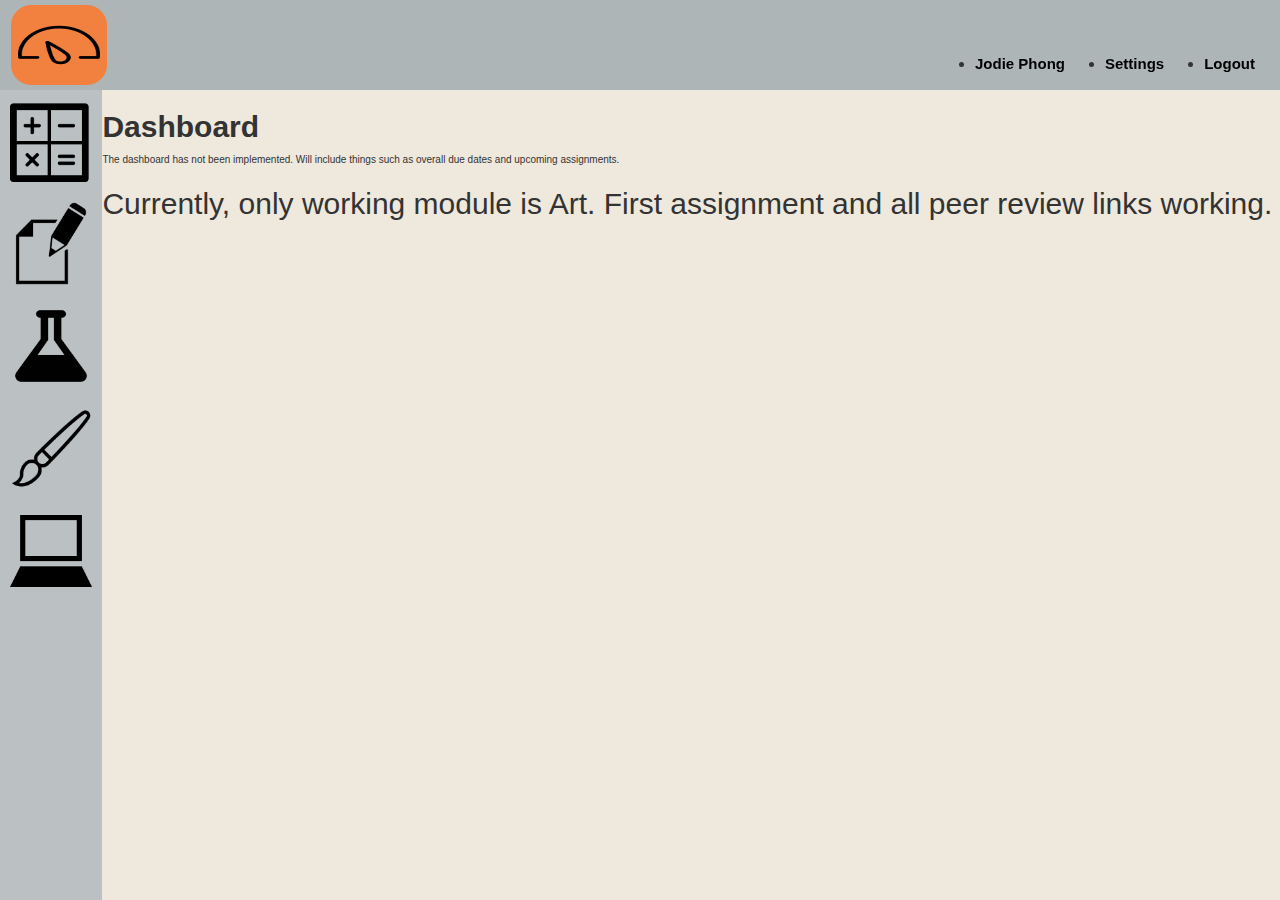
<file: index.html>
<!DOCTYPE html>
<html lang="en">

<head>
    <meta charset="utf-8">
    <meta http-equiv="X-UA-Compatible" content="IE=edge">
    <meta name="viewport" content="width=device-width, initial-scale=1">
    <meta name="description" content="">
    <meta name="author" content="">

    <title>SOFTENG 350 Assignment 3 TheodoreOswandi 2017</title>

    <!-- Bootstrap Core CSS -->
    <link href="css/bootstrap.min.css" rel="stylesheet">


</head>

<body>
   <div class="container-fluid topbar">
    <div class="row  row-icon">
        <div class="col-xs-6">

            <a href="index.html"><img class="icon_img" src="img/icon_dash.png"></a>
        </div>
        <div class="col-xs-6">

            <div class="topbar-linklist">
                <ul>
                    <li>
                        <a class="topbar-text" data-toggle="modal" data-target="#not_implemented_modal">Jodie Phong</a>
                    </li>
                    <li>
                        <a class="topbar-text" data-toggle="modal" data-target="#not_implemented_modal">Settings</a>
                    </li>
                    <li>
                        <a class="topbar-text" data-toggle="modal" data-target="#not_implemented_modal">Logout</a>
                    </li>
                </ul>
            </div>
        </div>
    </div>
</div>



<div class="sidebar">
    <img id="sidebar_maths_button" src="img/icon_math.png" onclick="load_main_content('math')">
    <img id="sidebar_english_button" src="img/icon_english.png" onclick="load_main_content('english')">
    <img id="sidebar_science_button" src="img/icon_science.png" onclick="load_main_content('science')">
    <img id="sidebar_art_button" src="img/icon_art.png" onclick="load_main_content('art')">
    <img id="sidebar_programming_button" src="img/icon_programming.png" onclick="load_main_content('programming')">
</div>


<div id="main_content_pane" class="main_content_frame">
    <h1>Dashboard</h1>
    <p>
        The dashboard has not been implemented. Will include things such as overall due dates and upcoming assignments.
    </p>

    <h2>
        Currently, only working module is Art. First assignment and all peer review links working.
    </h2>

</div>


<!-- Modal -->
<div id="not_implemented_modal" class="modal fade" role="dialog">
  <div class="modal-dialog">

    <!-- Modal content-->
    <div class="modal-content">
      <div class="modal-header">
        <button type="button" class="close" data-dismiss="modal">&times;</button>
        <h4 class="modal-title">Functionality not implemented</h4>
    </div>
    <div class="modal-body">
        <p>Unfortunately this functionality is yet to be implemented.</p>
    </div>
    <div class="modal-footer">
        <button type="button" class="btn btn-default" data-dismiss="modal">Close</button>
    </div>
</div>

</div>
</div>



</body>
<!-- jQuery Version 1.11.1 -->
<script src="js/jquery.js"></script>
<!-- Bootstrap Core JavaScript -->
<script src="js/bootstrap.min.js"></script>

</html>
</file>
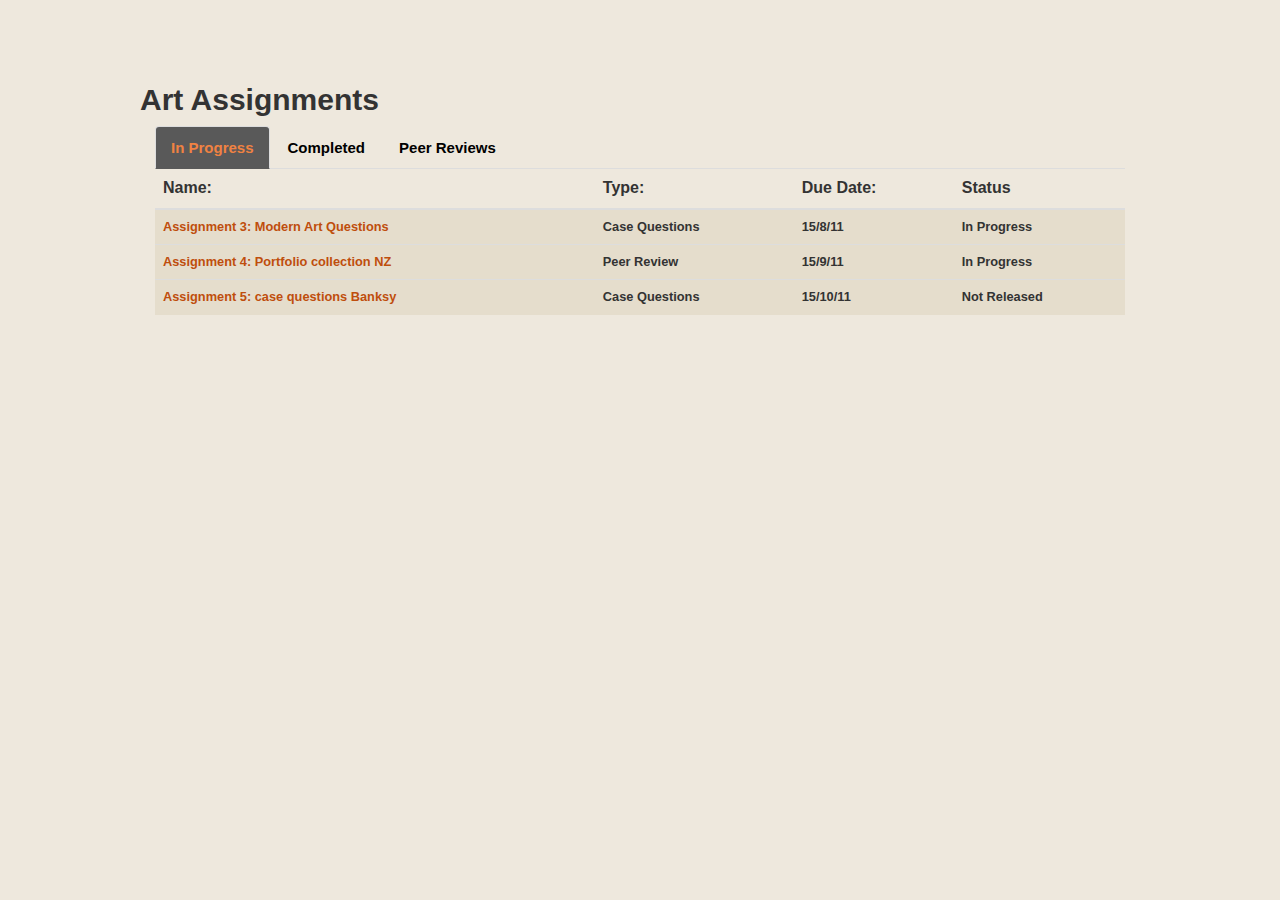
<file: art.html>
<!-- <!DOCTYPE html> -->
<!-- <html lang="en"> -->

<head>
<!--     <meta charset="utf-8">
    <meta http-equiv="X-UA-Compatible" content="IE=edge">
    <meta name="viewport" content="width=device-width, initial-scale=1">
    <meta name="description" content="">
    <meta name="author" content="">

    <title>SOFTENG 350 Assignment 3 TheodoreOswandi 2017</title> -->

    <link href="css/bootstrap.min.css" rel="stylesheet">
    <!-- jQuery Version 1.11.1 -->
    <script src="js/jquery.js"></script>
    <!-- Bootstrap Core JavaScript -->
    <script src="js/bootstrap.min.js"></script>
</head>

<div class="main_content">
    <div class="container">

        <div class="row assignment-tables">
            <h1 class="assignment-title">
                Art Assignments
            </h1>

            <div class="col-xs-12">
                <div id="assignment_type">
                    <ul class="nav nav-tabs">
                        <li class="tab-top active">
                            <a data-toggle="tab" href="#art_inprogress"> In Progress</a></li>
                            <li class="tab-top"><a data-toggle="tab" href="#art_completed">Completed</a></li>
                            <li class="tab-top"><a data-toggle="tab" href="#art_peerreview">Peer Reviews</a></li>
                        </ul>

                        <div class="tab-content" >
                            <div class="tab-pane fade in active" id="art_inprogress">
                                <table id="table_inprogress_assignment" class="table table-hover">
                                    <thead>
                                        <tr>
                                            <th>Name:</th>
                                            <th>Type:</th>
                                            <th>Due Date:</th>
                                            <th>Status</th>
                                        </tr>
                                    </thead>
                                    <tbody>
                                        <tr>
                                            <th><a href="art_assignment.html">Assignment 3: Modern Art Questions</a></th>
                                            <th>Case Questions</th>
                                            <th>15/8/11</th>
                                            <th>In Progress</th>
                                        </tr>
                                        <tr>
                                            <th><a data-toggle="modal" data-target="#not_available_modal">Assignment 4: Portfolio collection NZ</a></th>
                                            <th>Peer Review</th>
                                            <th>15/9/11</th>
                                            <th>In Progress</th>
                                        </tr>
                                        <tr>
                                            <th><a data-toggle="modal" data-target="#not_available_modal">Assignment 5: case questions Banksy</a></th>
                                            <th>Case Questions</th>
                                            <th>15/10/11</th>
                                            <th>Not Released</th>
                                        </tr>
                                    </tbody>
                                    
                                </table>
                                
                            </div>

                            <div class="tab-pane fade" id="art_completed">
                                <table class="table table-hover">
                                    <thead>
                                        <tr>
                                            <th>Name:</th>
                                            <th>Type:</th>
                                            <th>Due Date:</th>
                                            <th>Status:</th>
                                        </tr>
                                    </thead>
                                    <tbody>
                                        <tr>
                                            <th><a data-toggle="modal" data-target="#not_implemented_modal">Assignment 0: Describe Yourself</a></th>
                                            <th>Essay Response</th>
                                            <th>15/7/11</th>
                                            <th>No Peer Review</th>
                                        </tr>
                                        <tr>
                                            <th><a data-toggle="modal" data-target="#not_implemented_modal">Assignment 1: General Knowledge</a></th>
                                            <th>Case Questions</th>
                                            <th>15/7/11</th>
                                            <th>No Peer Review</th>
                                        </tr>
                                        <tr>
                                            <th><a data-toggle="modal" data-target="#not_implemented_modal">Assignment 2: Essay Banksy</a></th>
                                            <th>Essay Response</th>
                                            <th>15/7/11</th>
                                            <th>Reviewed</th>
                                        </tr>
                                    </tbody>                                 
                                </table>
                                
                            </div>

                            <div class="tab-pane fade" id="art_peerreview" >
                                <table class="table table-hover">
                                    <thead>
                                        <tr>
                                            <th>Assignment:</th>
                                            <th>Review:</th>
                                        </tr>
                                    </thead>
                                    <tbody>
                                        <tr>
                                            <th>Assignment 2: Essay Banksy</th>
                                            <th><a href="art_peerreview.html">Peer Review 1</a></th>
                                        </tr>
                                        <tr>
                                            <th>Assignment 2: Essay Banksy</th>
                                            <th><a href="art_peerreview.html">Peer Review 2</a></th>
                                        </tr>
                                        <tr>
                                            <th>Assignment 2: Essay Banksy</th>
                                            <th><a href="art_peerreview.html">Peer Review 3</a></th>
                                        </tr>
                                    </tbody>
                                    
                                </table>                                
                            </div>
                        </div>
                    </div>
                </div> 
            </div>
        </div>
    </div>


    <!-- Modal -->
    <div id="not_implemented_modal" class="modal fade" role="dialog">
      <div class="modal-dialog">

        <!-- Modal content-->
        <div class="modal-content">
          <div class="modal-header modal-text">
            <button type="button" class="close" data-dismiss="modal">&times;</button>
            <h4 class="modal-title">This is not functional</h4>
        </div>
        <div class="modal-body modal-text">
            <p>This functionality has not yet been implmented</p>
        </div>
        <div class="modal-footer">
            <button type="button" class="btn btn-default" data-dismiss="modal">Close</button>
        </div>
    </div>

</div>
</div>

        <!-- Modal -->
    <div id="not_available_modal" class="modal fade" role="dialog">
      <div class="modal-dialog">

        <!-- Modal content-->
        <div class="modal-content">
          <div class="modal-header modal-text">
            <button type="button" class="close" data-dismiss="modal">&times;</button>
            <h4 class="modal-title">This assignment is not yet set</h4>
        </div>
        <div class="modal-footer">
            <button type="button" class="btn btn-default" data-dismiss="modal">Close</button>
        </div>
    </div>

</div>
</div>



</div>
</file>
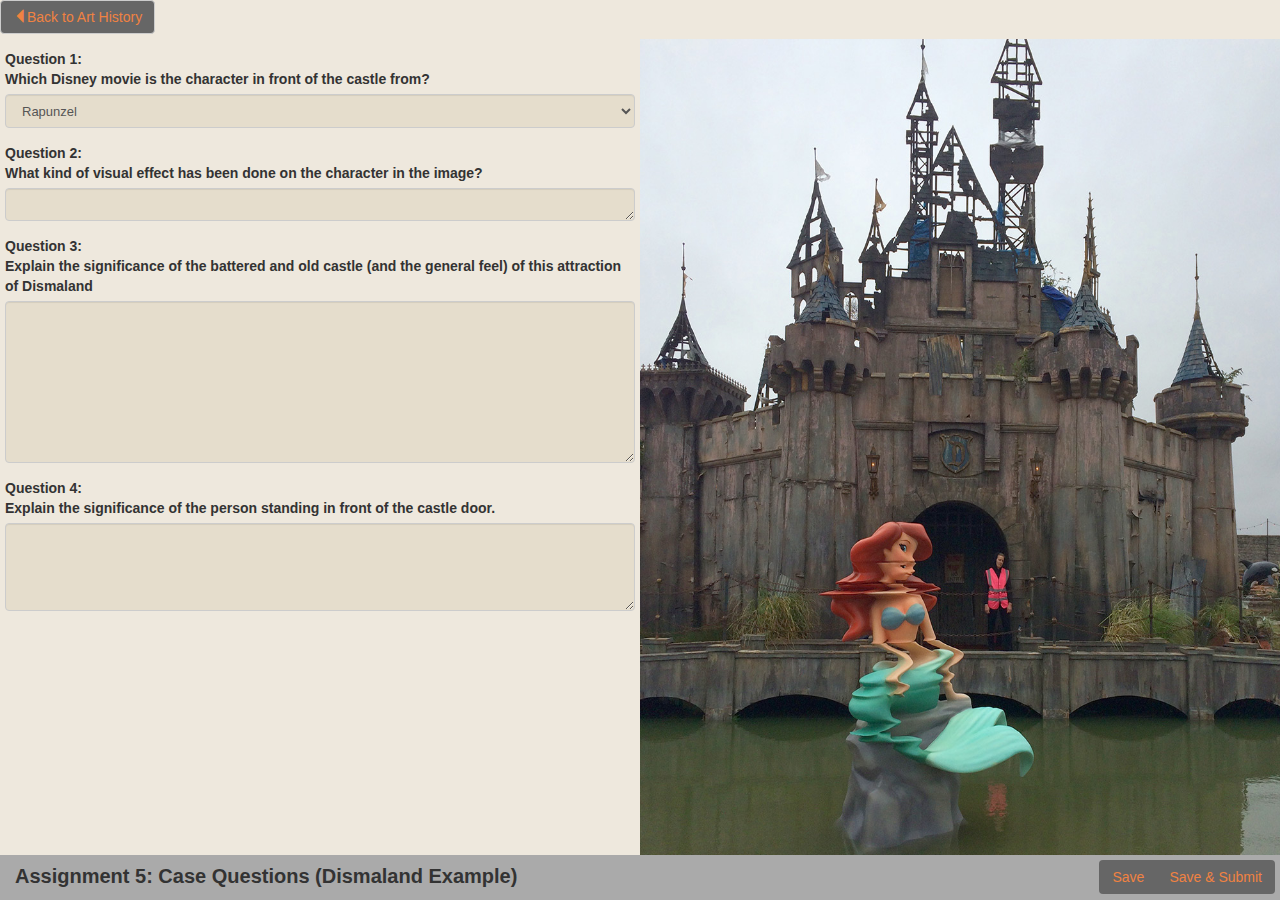
<file: art_assignment.html>
<!-- <!DOCTYPE html> -->
<!-- <html lang="en"> -->

<head>
<!--     <meta charset="utf-8">
    <meta http-equiv="X-UA-Compatible" content="IE=edge">
    <meta name="viewport" content="width=device-width, initial-scale=1">
    <meta name="description" content="">
    <meta name="author" content="">

    <title>SOFTENG 350 Assignment 3 TheodoreOswandi 2017</title> -->

    <link href="css/bootstrap.min.css" rel="stylesheet">
    <!-- jQuery Version 1.11.1 -->
    <script src="js/jquery.js"></script>
    <!-- Bootstrap Core JavaScript -->
    <script src="js/bootstrap.min.js"></script>
</head>

<div class="main_content">
    <div class="back-button-container">
        <a type="button" class="btn btn-default back-button" href="art.html">
            <span class="glyphicon glyphicon-triangle-left" aria-hidden="true"></span>Back to Art History
        </a>
    </div>

    <nav class="footer navbar-fixed-bottom" >
        <span class="navbar-text">
            <h2>Assignment 5: Case Questions (Dismaland Example)</h2>
        </span>

        <span class="btn-group save-submit-group" role="group">
            <button type="button" class="btn btn-secondary" onclick="showToast()">Save</button>
            <button type="button" class="btn btn-secondary" onclick="location.href='art.html'">Save &amp; Submit</a></button>
        </span>


    </nav>

    <div class="container">
     <div class="row">
        <div class="col-xs-6 questions-column">
            <form class="questions-form">


                <div class="form-group">
                    <label for="movie_selection"><b>Question 1:</b><br>Which Disney movie is the character in front of the castle from?</label>
                    <select class="form-control" id="movie_selection">
                      <option>Rapunzel</option>
                      <option>Beauty and the Beast</option>
                      <option>The Little Mermaid</option>
                      <option>Wall-E</option>
                      <option>Shawshank Redemption</option>
                  </select>
              </div>
              
              <div class="form-group">
                <label for="effect_type"><b>Question 2:</b><br>What kind of visual effect has been done on the character in the image?</label>
                <textarea class="form-control" id="effect_type" rows="1"></textarea>
            </div>

            <div class="form-group">
                <label for="background_relevance"><b>Question 3:</b><br>Explain the significance of the battered and old castle (and the general feel) of this attraction of Dismaland</label>
                <textarea class="form-control" id="background_relevance" rows="8"></textarea>
            </div>

            <div class="form-group">
                <label for="person_relevance"><b>Question 4:</b><br>Explain the significance of the person standing in front of the castle door.</label>
                <textarea class="form-control" id="person_relevance" rows="4"></textarea>
            </div>
        </form>

    </div>

    <div class="col-xs-6 assignment-image">
        <div class="case-question-image">
            <img src="img/dismaland_example.jpg" alt="Dismaland example image">
        </div>
    </div>

</div>
<!-- container -->
</div>


    <!-- The actual snackbar -->
<div id="save_toast">Progress Saved</div>


</div>
</file>
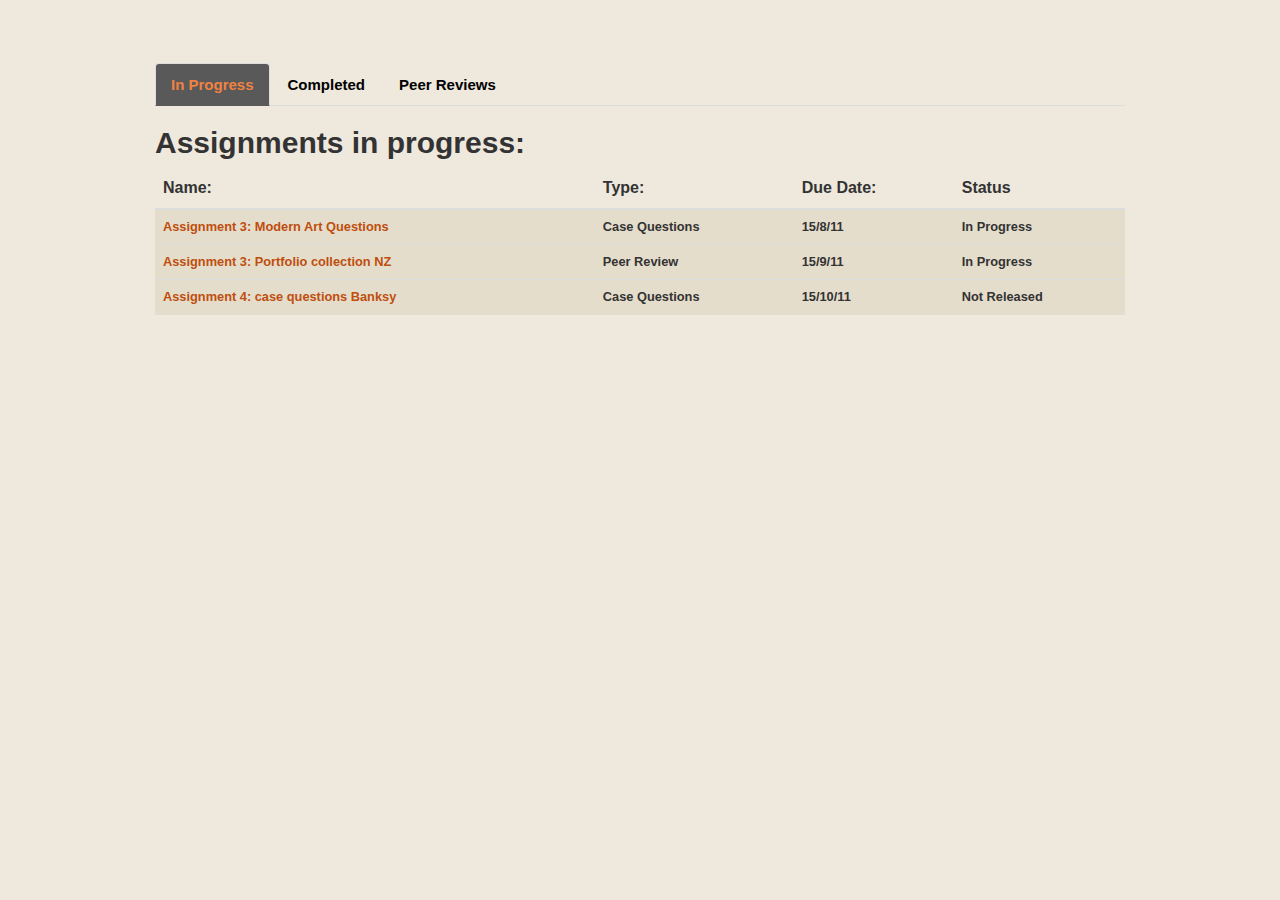
<file: arthistory.html>
<!-- <!DOCTYPE html> -->
<!-- <html lang="en"> -->

<head>
<!--     <meta charset="utf-8">
    <meta http-equiv="X-UA-Compatible" content="IE=edge">
    <meta name="viewport" content="width=device-width, initial-scale=1">
    <meta name="description" content="">
    <meta name="author" content="">

    <title>SOFTENG 350 Assignment 3 TheodoreOswandi 2017</title> -->

    <link href="css/bootstrap.min.css" rel="stylesheet">
    <!-- jQuery Version 1.11.1 -->
    <script src="js/jquery.js"></script>
    <!-- Bootstrap Core JavaScript -->
    <script src="js/bootstrap.min.js"></script>
</head>

<div class="main_content">
    <div class="container">
        <div class="row assignment-tables">
            <div class="col-xs-12">
                <div id="assignment_type">
                    <!-- <h1>This be about some art history</h1> -->

                    <ul class="nav nav-tabs">
                        <li class="tab-top active">
                            <a data-toggle="tab" href="#arthistory_inprogress"> In Progress</a></li>
                            <li class="tab-top"><a data-toggle="tab" href="#arthistory_completed">Completed</a></li>
                            <li class="tab-top"><a data-toggle="tab" href="#arthistory_peerreview">Peer Reviews</a></li>
                        </ul>

                        <div class="tab-content" >
                            <div class="tab-pane fade in active" id="arthistory_inprogress">
                                <h1>Assignments in progress:</h1>
                                <table id="table_inprogress_assignment" class="table table-hover">
                                    <thead>
                                        <tr>
                                            <th>Name:</th>
                                            <th>Type:</th>
                                            <th>Due Date:</th>
                                            <th>Status</th>
                                        </tr>
                                    </thead>
                                    <tbody>
                                        <tr>
                                            <th><a href="arthistory_assignment.html">Assignment 3: Modern Art Questions</a></th>
                                            <th>Case Questions</th>
                                            <th>15/8/11</th>
                                            <th>In Progress</th>
                                        </tr>
                                        <tr>
                                            <th><a data-toggle="modal" data-target="#not_available_modal">Assignment 3: Portfolio collection NZ</a></th>
                                            <th>Peer Review</th>
                                            <th>15/9/11</th>
                                            <th>In Progress</th>
                                        </tr>
                                        <tr>
                                            <th><a data-toggle="modal" data-target="#not_available_modal">Assignment 4: case questions Banksy</a></th>
                                            <th>Case Questions</th>
                                            <th>15/10/11</th>
                                            <th>Not Released</th>
                                        </tr>
                                    </tbody>
                                    
                                </table>
                                
                            </div>

                            <div class="tab-pane fade" id="arthistory_completed">
                                <h1>Completed Assignments:</h1>
                                <table class="table table-hover">
                                    <thead>
                                        <tr>
                                            <th>Name:</th>
                                            <th>Type:</th>
                                            <th>Due Date:</th>
                                            <th>Status:</th>
                                        </tr>
                                    </thead>
                                    <tbody>
                                        <tr>
                                            <th><a data-toggle="modal" data-target="#not_implemented_modal">Assignment 0: Describe Yourself</a></th>
                                            <th>Essay Response</th>
                                            <th>15/7/11</th>
                                            <th>No Peer Review</th>
                                        </tr>
                                        <tr>
                                            <th><a data-toggle="modal" data-target="#not_implemented_modal">Assignment 1: General Knowledge</a></th>
                                            <th>Case Questions</th>
                                            <th>15/7/11</th>
                                            <th>No Peer Review</th>
                                        </tr>
                                        <tr>
                                            <th><a data-toggle="modal" data-target="#not_implemented_modal">Assignment 2: Essay Banksy</a></th>
                                            <th>Essay Response</th>
                                            <th>15/7/11</th>
                                            <th>Reviewed</th>
                                        </tr>
                                    </tbody>                                 
                                </table>
                                
                            </div>

                            <div class="tab-pane fade" id="arthistory_peerreview" >
                                <h1>Peer Reviews:</h1>
                                <table class="table table-hover">
                                    <thead>
                                        <tr>
                                            <th>Assignment:</th>
                                            <th>Review:</th>
                                        </tr>
                                    </thead>
                                    <tbody>
                                        <tr>
                                            <th>Assignment 2: Essay Banksy</th>
                                            <th><a href="arthistory_peerreview.html">Peer Review 1</a></th>
                                        </tr>
                                        <tr>
                                            <th>Assignment 2: Essay Banksy</th>
                                            <th><a href="arthistory_peerreview.html">Peer Review 2</a></th>
                                        </tr>
                                        <tr>
                                            <th>Assignment 2: Essay Banksy</th>
                                            <th><a href="arthistory_peerreview.html">Peer Review 3</a></th>
                                        </tr>
                                    </tbody>
                                    
                                </table>                                
                            </div>
                        </div>
                    </div>
                </div> 
            </div>
        </div>
    </div>


    <!-- Modal -->
    <div id="not_implemented_modal" class="modal fade" role="dialog">
      <div class="modal-dialog">

        <!-- Modal content-->
        <div class="modal-content">
          <div class="modal-header modal-text">
            <button type="button" class="close" data-dismiss="modal">&times;</button>
            <h4 class="modal-title">This is not functional</h4>
        </div>
        <div class="modal-body modal-text">
            <p>This functionality has not yet been implmented</p>
        </div>
        <div class="modal-footer">
            <button type="button" class="btn btn-default" data-dismiss="modal">Close</button>
        </div>
    </div>

</div>
</div>

        <!-- Modal -->
    <div id="not_available_modal" class="modal fade" role="dialog">
      <div class="modal-dialog">

        <!-- Modal content-->
        <div class="modal-content">
          <div class="modal-header modal-text">
            <button type="button" class="close" data-dismiss="modal">&times;</button>
            <h4 class="modal-title">This assignment is not yet set</h4>
        </div>
        <div class="modal-footer">
            <button type="button" class="btn btn-default" data-dismiss="modal">Close</button>
        </div>
    </div>

</div>
</div>



</div>
</file>
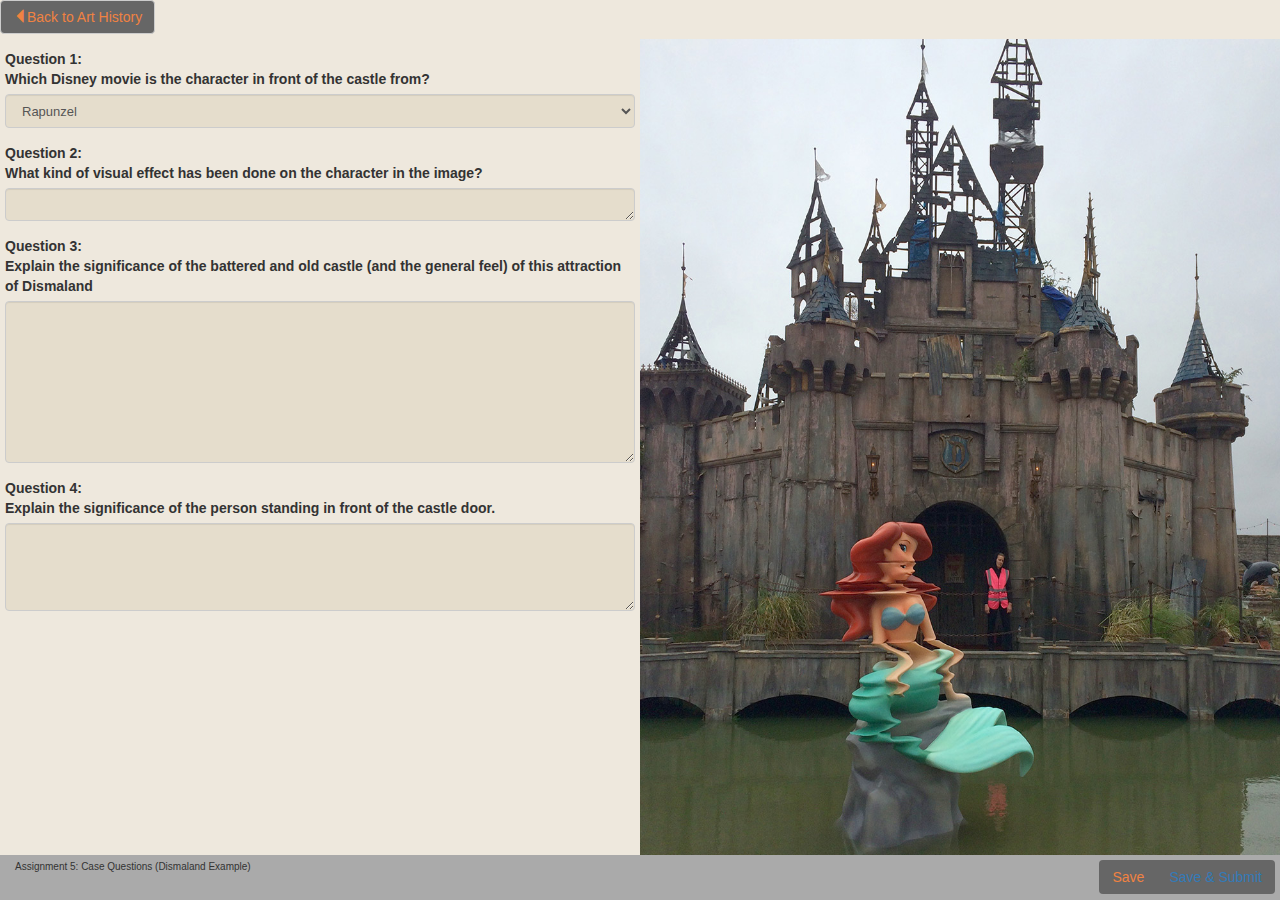
<file: arthistory_assignment.html>
<!-- <!DOCTYPE html> -->
<!-- <html lang="en"> -->

<head>
<!--     <meta charset="utf-8">
    <meta http-equiv="X-UA-Compatible" content="IE=edge">
    <meta name="viewport" content="width=device-width, initial-scale=1">
    <meta name="description" content="">
    <meta name="author" content="">

    <title>SOFTENG 350 Assignment 3 TheodoreOswandi 2017</title> -->

    <link href="css/bootstrap.min.css" rel="stylesheet">
    <!-- jQuery Version 1.11.1 -->
    <script src="js/jquery.js"></script>
    <!-- Bootstrap Core JavaScript -->
    <script src="js/bootstrap.min.js"></script>
</head>

<div class="main_content">
    <div class="back-button-container">
        <a type="button" class="btn btn-default" href="arthistory.html">
            <span class="glyphicon glyphicon-triangle-left" aria-hidden="true"></span>Back to Art History
        </a>
    </div>

    <nav class="footer navbar-fixed-bottom" style="background: #AAA; height: 5%;">
        <span class="navbar-text">
            Assignment 5: Case Questions (Dismaland Example)
        </span>

        <span class="btn-group save-submit-group" role="group">
            <button type="button" class="btn btn-secondary" onclick="showToast()">Save</button>
            <button type="button" class="btn btn-secondary"><a href="arthistory.html">Save &amp; Submit</a></button>
        </span>


    </nav>

    <div class="container">
     <div class="row">
        <div class="col-xs-6 questions-column">
            <form class="questions-form">


                <div class="form-group">
                    <label for="movie_selection"><b>Question 1:</b><br>Which Disney movie is the character in front of the castle from?</label>
                    <select class="form-control" id="movie_selection">
                      <option>Rapunzel</option>
                      <option>Beauty and the Beast</option>
                      <option>The Little Mermaid</option>
                      <option>Wall-E</option>
                      <option>Shawshank Redemption</option>
                  </select>
              </div>
              
              <div class="form-group">
                <label for="effect_type"><b>Question 2:</b><br>What kind of visual effect has been done on the character in the image?</label>
                <textarea class="form-control" id="effect_type" rows="1"></textarea>
            </div>

            <div class="form-group">
                <label for="background_relevance"><b>Question 3:</b><br>Explain the significance of the battered and old castle (and the general feel) of this attraction of Dismaland</label>
                <textarea class="form-control" id="background_relevance" rows="8"></textarea>
            </div>

            <div class="form-group">
                <label for="person_relevance"><b>Question 4:</b><br>Explain the significance of the person standing in front of the castle door.</label>
                <textarea class="form-control" id="person_relevance" rows="4"></textarea>
            </div>
        </form>

    </div>

    <div class="col-xs-6 assignment-image">
        <div class="case-question-image">
            <img src="img/dismaland_example.jpg" alt="Dismaland example image">
        </div>
    </div>

</div>
<!-- container -->
</div>


    <!-- The actual snackbar -->
<div id="save_toast">Progress Saved</div>


</div>
</file>
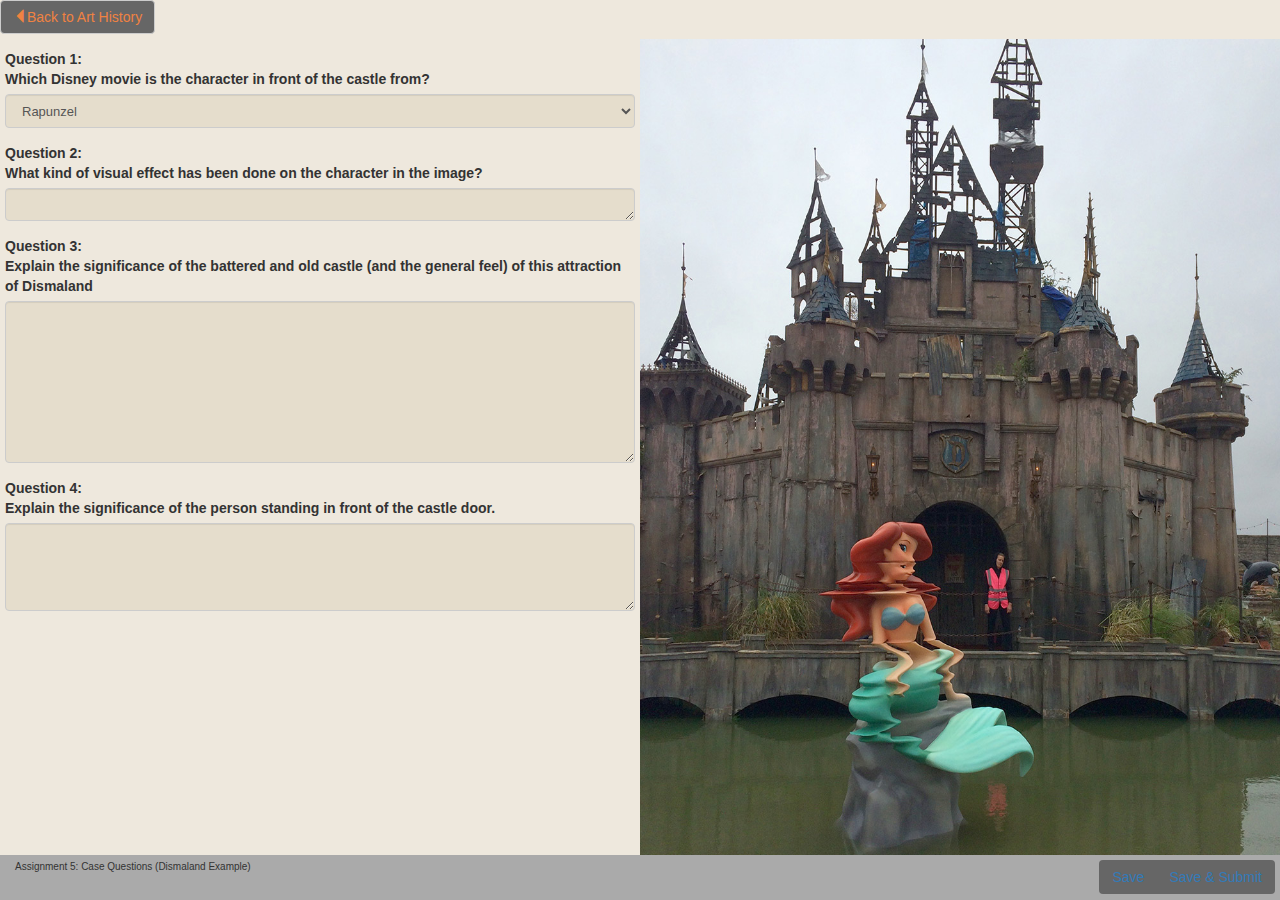
<file: arthistory_assignment2.html>
<!-- <!DOCTYPE html> -->
<!-- <html lang="en"> -->

<head>
<!--     <meta charset="utf-8">
    <meta http-equiv="X-UA-Compatible" content="IE=edge">
    <meta name="viewport" content="width=device-width, initial-scale=1">
    <meta name="description" content="">
    <meta name="author" content="">

    <title>SOFTENG 350 Assignment 3 TheodoreOswandi 2017</title> -->

    <link href="css/bootstrap.min.css" rel="stylesheet">
    <!-- jQuery Version 1.11.1 -->
    <script src="js/jquery.js"></script>
    <!-- Bootstrap Core JavaScript -->
    <script src="js/bootstrap.min.js"></script>
</head>

<div class="main_content">
    <div class="back-button-container">
        <a type="button" class="btn btn-default" href="arthistory.html">
            <span class="glyphicon glyphicon-triangle-left" aria-hidden="true"></span>Back to Art History
        </a>
    </div>

    <nav class="footer navbar-fixed-bottom" style="background: #AAA; height: 5%;">
        <span class="navbar-text">
            Assignment 5: Case Questions (Dismaland Example)
        </span>

        <span class="btn-group save-submit-group" role="group">
            <button type="button" class="btn btn-secondary"><a href="#">Save</a></button>
            <button type="button" class="btn btn-secondary"><a href="#">Save &amp; Submit</a></button>
        </span>


    </nav>

    <div class="container">
     <div class="row">
        <div class="col-xs-6 questions-column">
            <form class="questions-form">


                <div class="form-group">
                    <label for="movie_selection"><b>Question 1:</b><br>Which Disney movie is the character in front of the castle from?</label>
                    <select class="form-control" id="movie_selection">
                      <option>Rapunzel</option>
                      <option>Beauty and the Beast</option>
                      <option>The Little Mermaid</option>
                      <option>Wall-E</option>
                      <option>Shawshank Redemption</option>
                  </select>
              </div>
              
              <div class="form-group">
                <label for="effect_type"><b>Question 2:</b><br>What kind of visual effect has been done on the character in the image?</label>
                <textarea class="form-control" id="effect_type" rows="1"></textarea>
            </div>

            <div class="form-group">
                <label for="background_relevance"><b>Question 3:</b><br>Explain the significance of the battered and old castle (and the general feel) of this attraction of Dismaland</label>
                <textarea class="form-control" id="background_relevance" rows="8"></textarea>
            </div>

            <div class="form-group">
                <label for="person_relevance"><b>Question 4:</b><br>Explain the significance of the person standing in front of the castle door.</label>
                <textarea class="form-control" id="person_relevance" rows="4"></textarea>
            </div>
        </form>

    </div>

    <div class="col-xs-6 assignment-image">
        <div class="case-question-image">
            <img src="img/dismaland_example.jpg" alt="Dismaland example image">
        </div>
    </div>

</div>
<!-- container -->
</div>




</div>
</file>
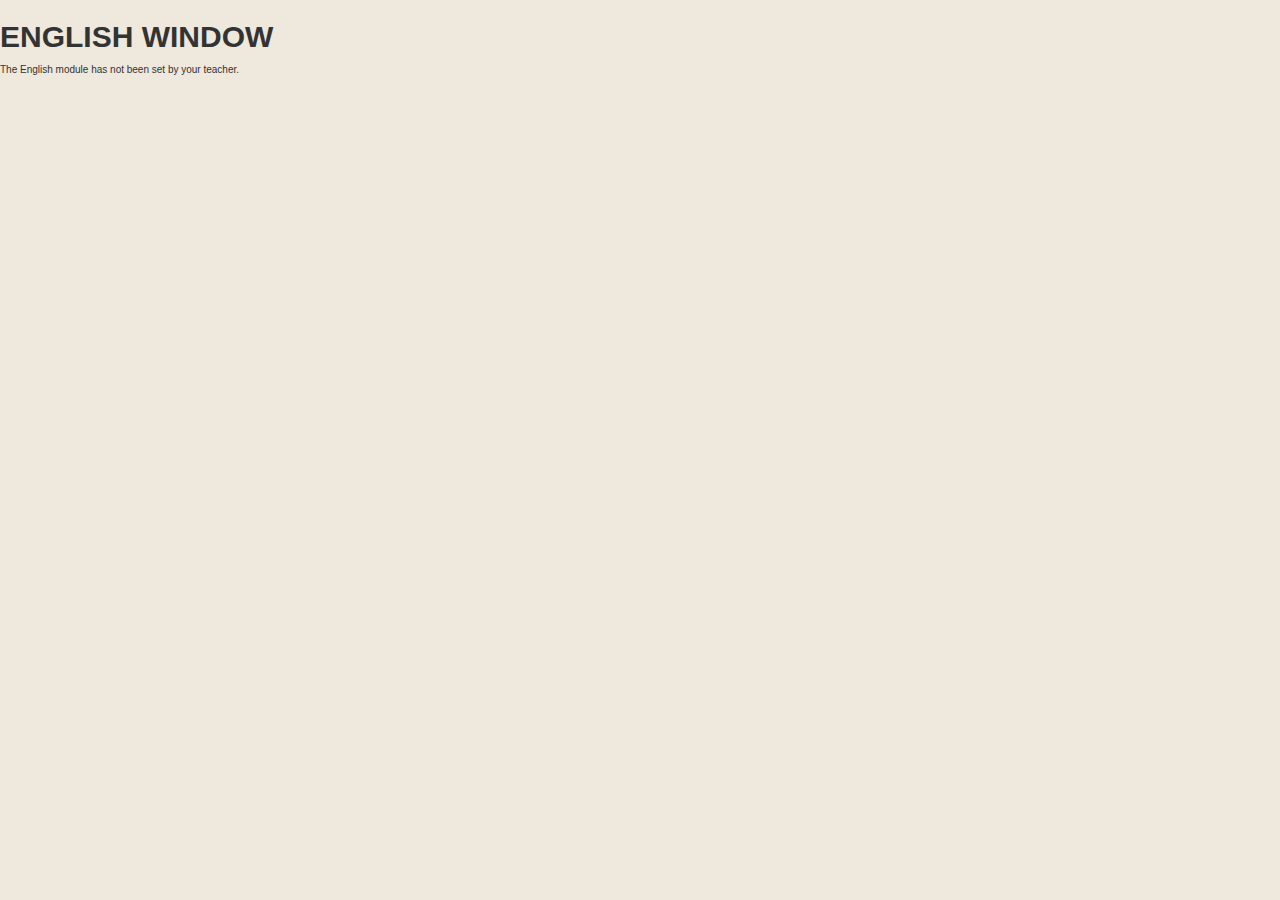
<file: english.html>
<!DOCTYPE html>
<html lang="en">

<head>
    <meta charset="utf-8">
    <meta http-equiv="X-UA-Compatible" content="IE=edge">
    <meta name="viewport" content="width=device-width, initial-scale=1">
    <meta name="description" content="">
    <meta name="author" content="">

    <title>SOFTENG 350 Assignment 3 TheodoreOswandi 2017</title>

    <!-- Bootstrap Core CSS -->
    <link href="css/bootstrap.min.css" rel="stylesheet">
</head>

<body>
    <!-- Page Content -->
    <div id="main_content_pane" class="main_content">
        <h1>ENGLISH WINDOW</h1>
        <p>The English module has not been set by your teacher.</p>

        </ul>
    </div>

</body>

</html>
</file>
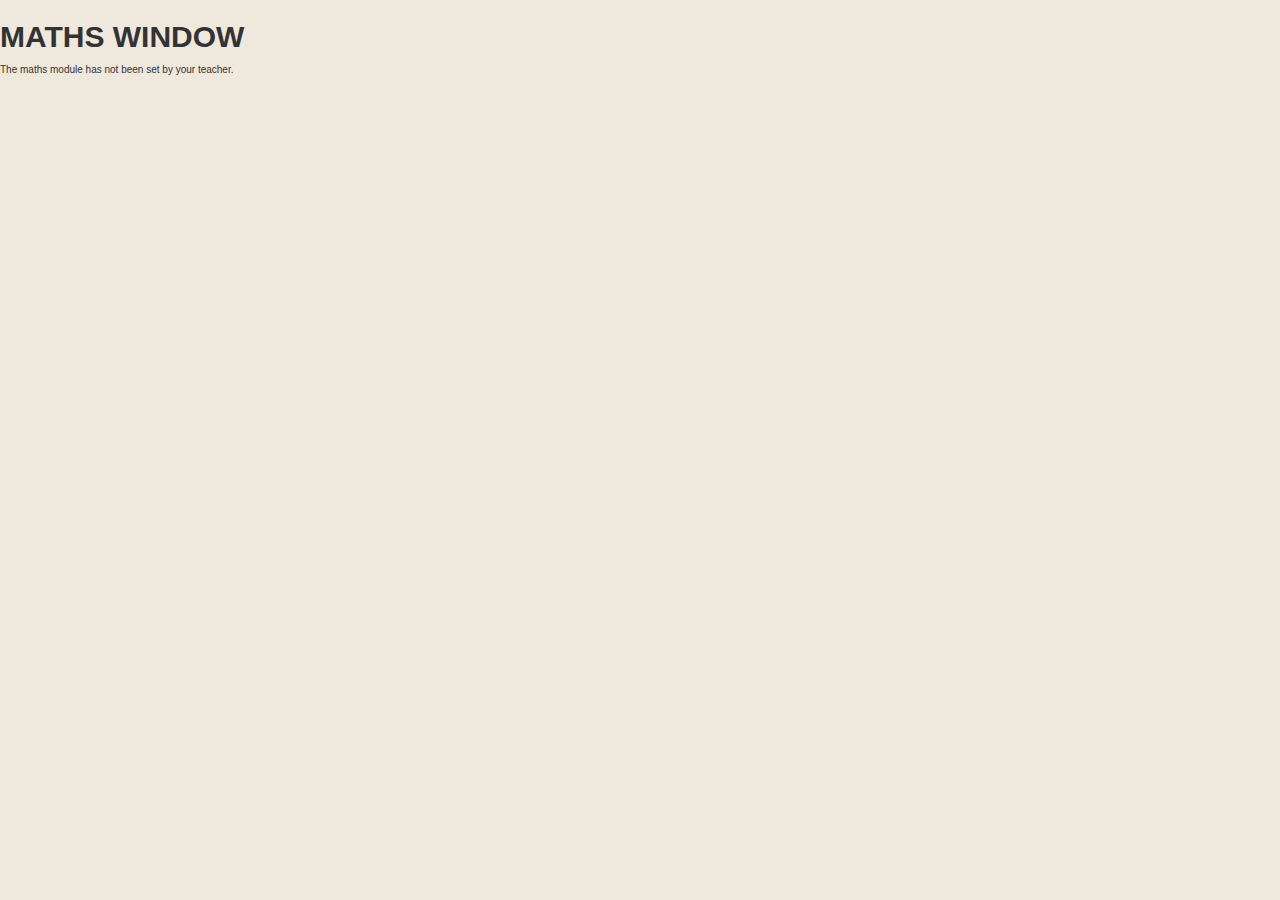
<file: math.html>
<!DOCTYPE html>
<html lang="en">

<head>
    <meta charset="utf-8">
    <meta http-equiv="X-UA-Compatible" content="IE=edge">
    <meta name="viewport" content="width=device-width, initial-scale=1">
    <meta name="description" content="">
    <meta name="author" content="">

    <title>SOFTENG 350 Assignment 3 TheodoreOswandi 2017</title>

    <!-- Bootstrap Core CSS -->
    <link href="css/bootstrap.min.css" rel="stylesheet">
</head>

<body>
    <!-- Page Content -->
    <div id="main_content_pane" class="main_content">
        <h1>MATHS WINDOW</h1>
        <p>The maths module has not been set by your teacher.</p>

        </ul>
    </div>

</body>

</html>
</file>
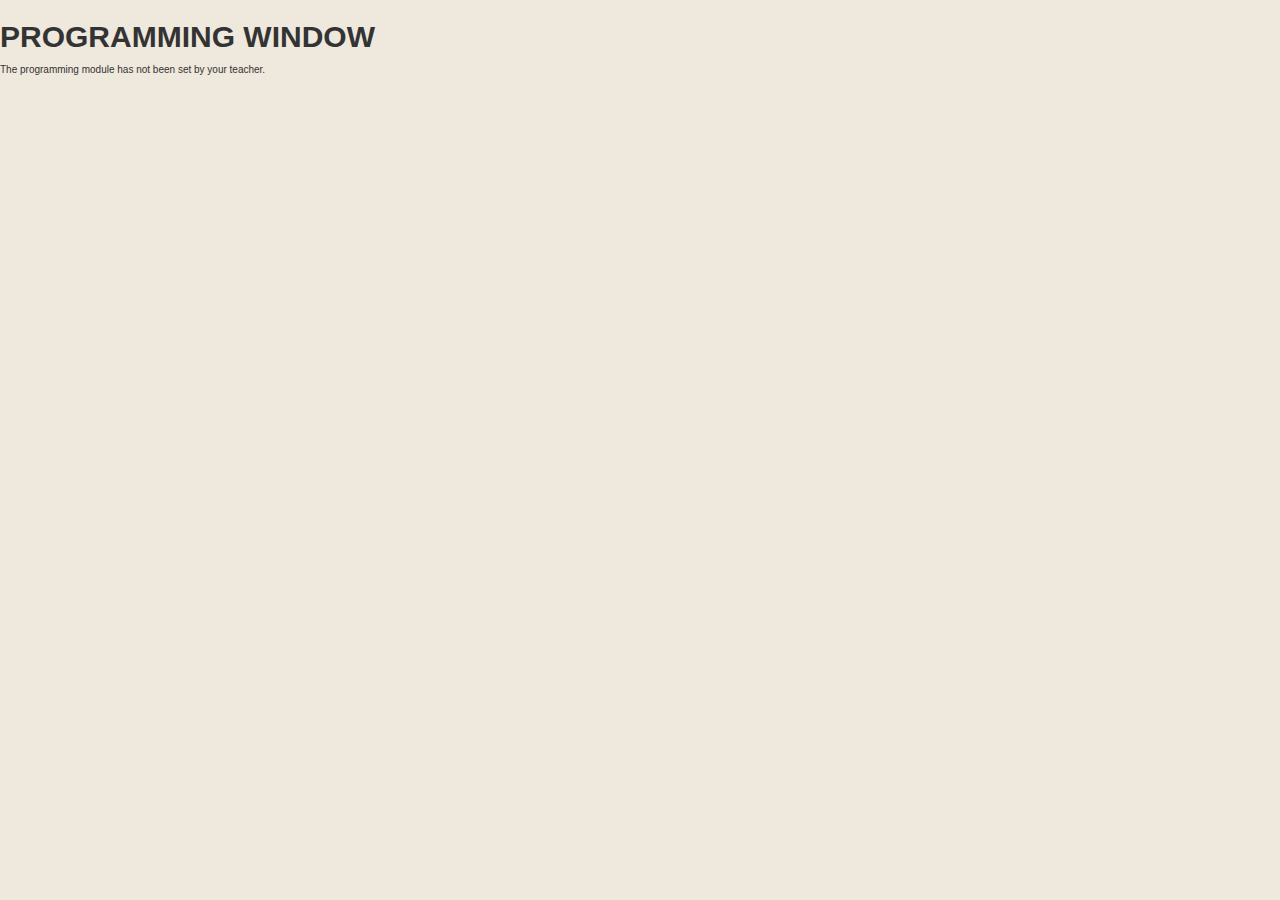
<file: programming.html>
<!DOCTYPE html>
<html lang="en">

<head>
    <meta charset="utf-8">
    <meta http-equiv="X-UA-Compatible" content="IE=edge">
    <meta name="viewport" content="width=device-width, initial-scale=1">
    <meta name="description" content="">
    <meta name="author" content="">

    <title>SOFTENG 350 Assignment 3 TheodoreOswandi 2017</title>

    <!-- Bootstrap Core CSS -->
    <link href="css/bootstrap.min.css" rel="stylesheet">
</head>

<body>
    <!-- Page Content -->
    <div id="main_content_pane" class="main_content">
        <h1>PROGRAMMING WINDOW</h1>
        <p>The programming module has not been set by your teacher.</p>


        </ul>
    </div>

</body>

</html>
</file>
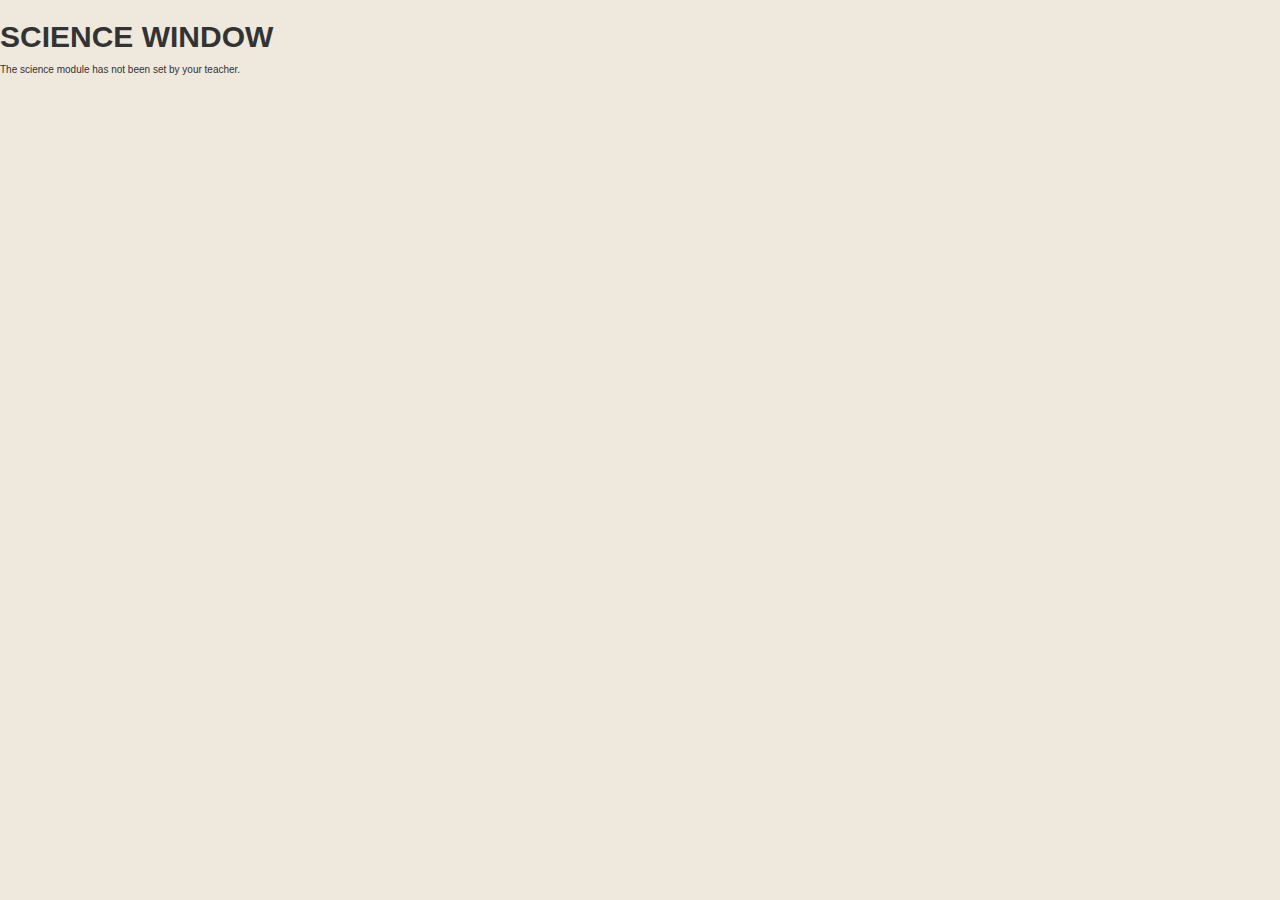
<file: science.html>
<!DOCTYPE html>
<html lang="en">

<head>
    <meta charset="utf-8">
    <meta http-equiv="X-UA-Compatible" content="IE=edge">
    <meta name="viewport" content="width=device-width, initial-scale=1">
    <meta name="description" content="">
    <meta name="author" content="">

    <title>SOFTENG 350 Assignment 3 TheodoreOswandi 2017</title>

    <!-- Bootstrap Core CSS -->
    <link href="css/bootstrap.min.css" rel="stylesheet">
</head>

<body>
    <!-- Page Content -->
    <div id="main_content_pane" class="main_content">
        <h1>SCIENCE WINDOW</h1>
        <p>The science module has not been set by your teacher.</p>


        </ul>
    </div>

</body>

</html>
</file>
